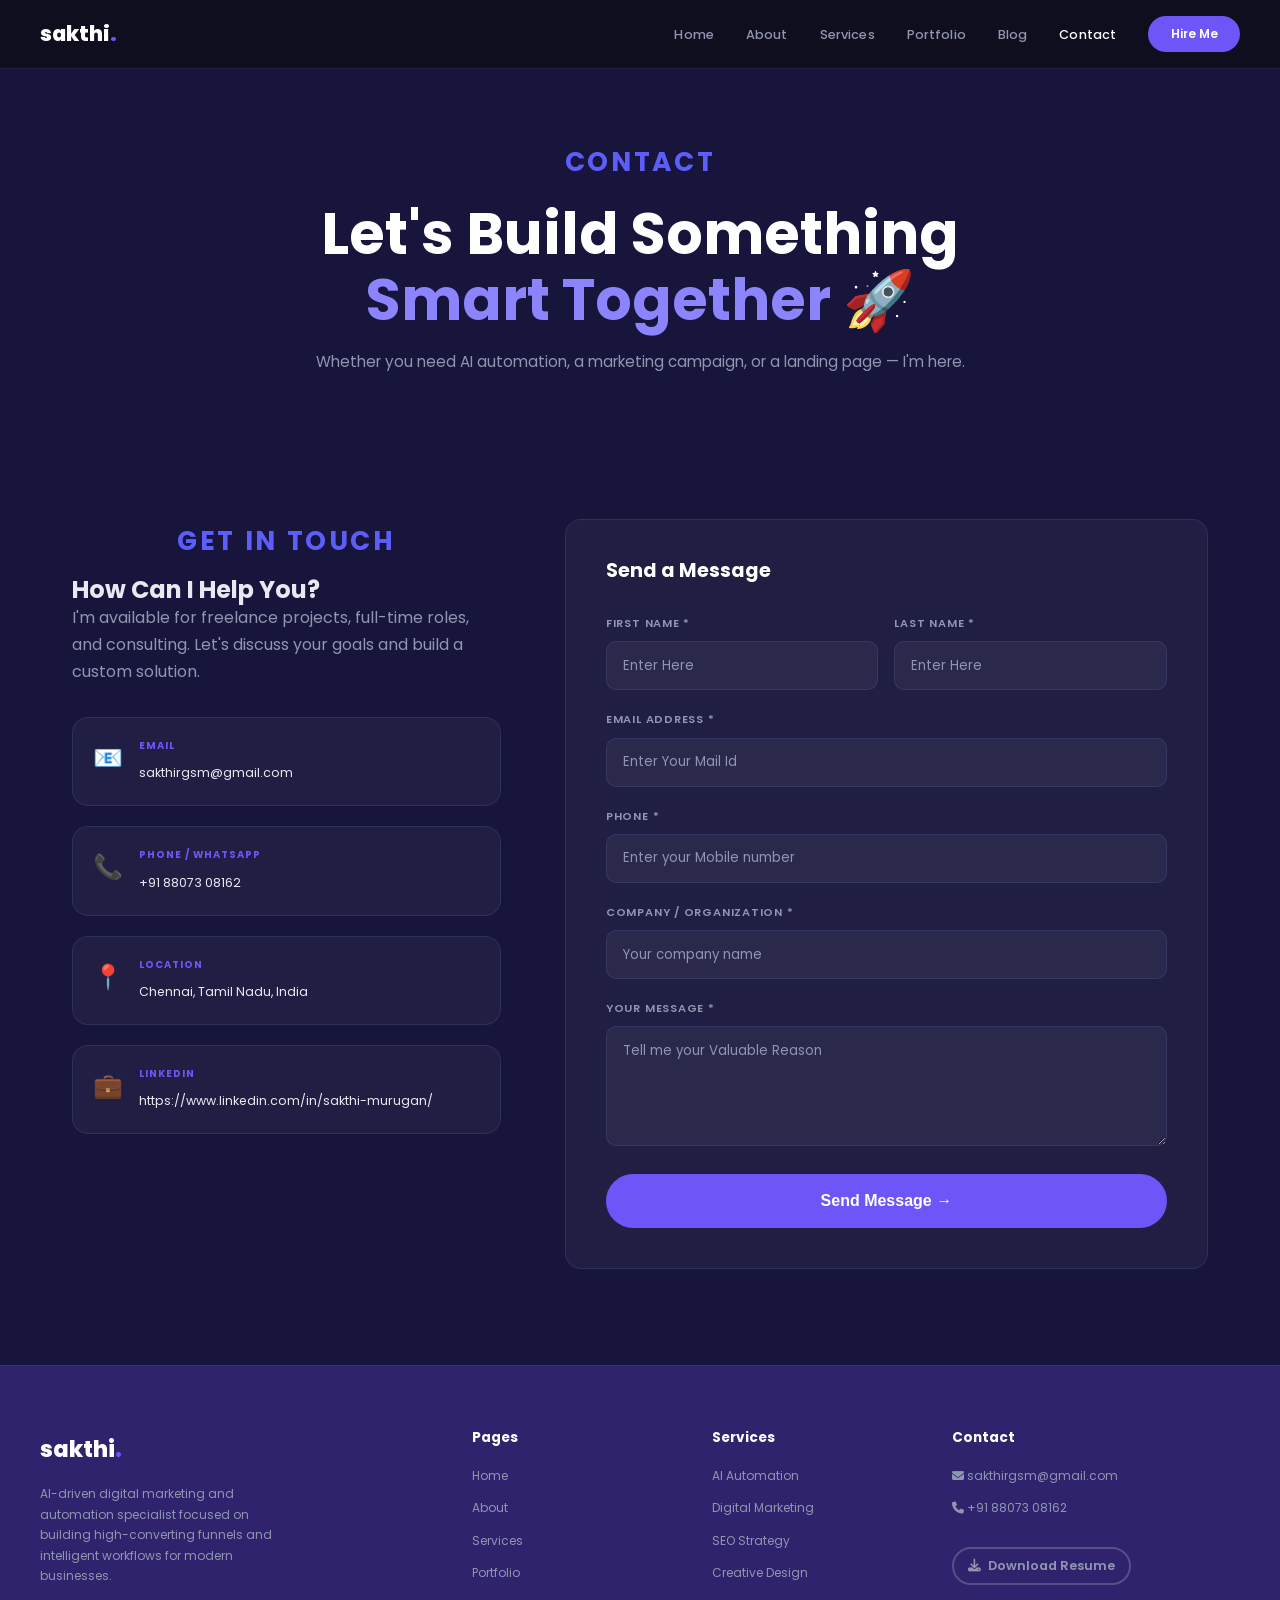
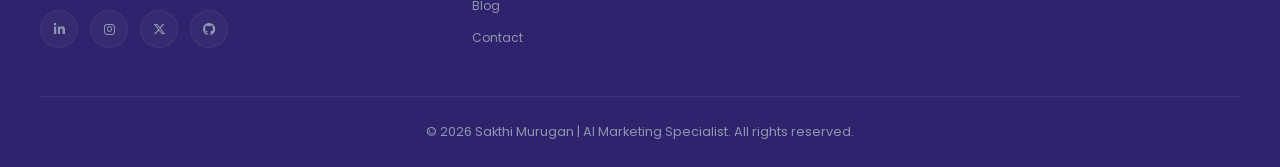
<file: contact.html>
<!DOCTYPE html>
<html lang="en">
<head>
<meta charset="UTF-8">
<meta name="viewport" content="width=device-width, initial-scale=1.0">
<title>Contact | Sakthi Murugan</title>
<link href="https://fonts.googleapis.com/css2?family=Poppins:wght@300;400;500;600;700;800&display=swap" rel="stylesheet">
<link rel="stylesheet" href="style.css">
<!-- Social Icons Library -->
<link rel="stylesheet" href="https://cdnjs.cloudflare.com/ajax/libs/font-awesome/6.5.1/css/all.min.css">
</head>
<body>

<nav class="navbar" id="navbar">
  <div class="nav-inner">
    <a href="/index" class="logo">sakthi<span>.</span></a>
    <ul class="nav-links">
      <li><a href="/index">Home</a></li><li><a href="about.html">About</a></li>
      <li><a href="/services">Services</a></li><li><a href="portfolio.html">Portfolio</a></li>
      <li><a href="blog.html">Blog</a></li>
      <li><a href="/contact" class="active">Contact</a></li>
    </ul>
    <a href="/contact" class="btn-hire">Hire Me</a>
    <button class="hamburger" id="hamburger"><span></span><span></span><span></span></button>
  </div>
  <div class="mobile-menu" id="mobileMenu">
    <a href="/index">Home</a><a href="about.html">About</a><a href="services.html">Services</a><a href="portfolio.html">Portfolio</a><a href="blog.html">Blog</a><a href="contact.html">Contact</a>
    <a href="/contact" class="btn-hire">Hire Me</a>
  </div>
</nav>

<section class="page-hero">
  <div class="section-label">CONTACT</div>
  <h1>Let's Build Something<br><em>Smart Together 🚀</em></h1>
  <p>Whether you need AI automation, a marketing campaign, or a landing page — I'm here.</p>
</section>

<section class="contact-full">
  <div class="contact-grid">

    <!-- INFO -->
    <div>
      <div class="section-label">GET IN TOUCH</div>
      <h2>How Can I Help You?</h2>
      <p style="color:var(--text-dim);margin-bottom:2rem">I'm available for freelance projects, full-time roles, and consulting. Let's discuss your goals and build a custom solution.</p>
      
      <div class="contact-methods">
        <div class="contact-method reveal">
          <div class="cm-icon">📧</div>
          <div class="cm-info">
            <label>Email</label>
            <a href="mailto:sakthirgsm@gmail.com">sakthirgsm@gmail.com</a>
          </div>
        </div>
        <div class="contact-method reveal">
          <div class="cm-icon">📞</div>
          <div class="cm-info">
            <label>Phone / WhatsApp</label>
            <a href="tel:+918807308162">+91 88073 08162</a>
          </div>
        </div>
        <div class="contact-method reveal">
          <div class="cm-icon">📍</div>
          <div class="cm-info">
            <label>Location</label>
            <a href="#">Chennai, Tamil Nadu, India</a>
          </div>
        </div>
        <div class="contact-method reveal">
          <div class="cm-icon">💼</div>
          <div class="cm-info">
            <label>LinkedIn</label>
            <a href="https://www.linkedin.com/in/sakthi-murugan-g-809659201/" target="_blank">https://www.linkedin.com/in/sakthi-murugan/</a>
          </div>
        </div>
      </div>
    </div>

    <!-- FORM -->
    <div class="contact-form reveal">
      <h3>Send a Message</h3>
      <form action="https://formspree.io/f/xreanrya" method="POST">
        <div class="form-row">
          <div class="form-group">
            <label>First Name *</label>
            <input type="text" name="first_name" placeholder="Enter Here" required>
          </div>
          
          <div class="form-group">
            <label>Last Name *</label>
            <input type="text" name="last_name" placeholder="Enter Here" required>
          </div>
        
        </div>
        <div class="form-group">
          <label>Email Address *</label>
          <input type="email" name="email" placeholder="Enter Your Mail Id" required>
        </div>
        
        <div class="form-group">
          <label>Phone *</label>
          <input type="tel" name="phone" pattern="[0-9]{10}" placeholder="Enter your Mobile number" required>
        </div>

        <div class="form-group">
          <label>Company / Organization *</label>
          <input type="text" name="company" placeholder="Your company name" required>
        </div>

        <div class="form-group">
          <label>Your Message *</label>
          <textarea name="message" placeholder="Tell me your Valuable Reason" required></textarea>
        </div>
        
        <button type="submit" class="btn-primary form-submit">
          Send Message →
        </button>

        <div class="form-success" id="formSuccess" style="display:none;">
          🎉 Message sent! I'll get back to you soon.
        </div>
      </form>
    </div>
  </div>
</section>

<!-- FOOTER -->
<footer class="footer">
  <div class="footer-inner">
    <div class="footer-brand">
      <a href="index.html" class="logo">sakthi<span>.</span></a>
      <p>AI-driven digital marketing and automation specialist focused on building high-converting funnels and intelligent workflows for modern businesses.</p>
      <div class="social-row">
        <a href="https://www.linkedin.com/in/sakthi-murugan-g-809659201/" target="_blank" aria-label="LinkedIn">
          <i class="fab fa-linkedin-in"></i>
        </a>
        <a href="https://www.instagram.com/growth_journal_by_sakthi/" target="_blank" aria-label="Instagram">
          <i class="fab fa-instagram"></i>
        </a>
        <a href="https://twitter.com/sakthirgs" target="_blank" aria-label="Twitter">
          <i class="fab fa-x-twitter"></i>
        </a>
        <a href="https://github.com/sakthirgsm-growect" target="_blank" aria-label="GitHub">
          <i class="fab fa-github"></i>
        </a>
      </div>
    </div>
    <div class="footer-links">
      <h4>Pages</h4>
      <a href="index.html">Home</a>
      <a href="about.html">About</a>
      <a href="services.html">Services</a>
      <a href="portfolio.html">Portfolio</a>
      <a href="blog.html">Blog</a>
      <a href="contact.html">Contact</a>
    </div>
    <div class="footer-links">
      <h4>Services</h4>
      <a href="services.html">AI Automation</a>
      <a href="services.html">Digital Marketing</a>
      <a href="services.html">SEO Strategy</a>
      <a href="services.html">Creative Design</a>
    </div>
    <div class="footer-contact">
      <h4>Contact</h4>
      <a href="mailto:sakthirgsm@gmail.com">
        <i class="fa-solid fa-envelope"></i>
        sakthirgsm@gmail.com
      </a>
      <a href="tel:+918807308162">
        <i class="fa-solid fa-phone"></i>
        +91 88073 08162
      </a>
      
      <a href="assets/sakthi_murugan_resume_2026.pdf"
      class="btn-outline sm"
      download
      style="margin-top:1rem">
      
      <i class="fa-solid fa-download"></i>
      Download Resume
    </a>
  </div>
  </div>
  <div class="footer-bottom">
    <p>© 2026 Sakthi Murugan | AI Marketing Specialist. All rights reserved.</p>
  </div>
</footer>

<style>
  .faq-item { background:var(--card-bg);border:1px solid var(--card-border);border-radius:12px;overflow:hidden; }
  .faq-item summary { padding:1.25rem 1.5rem;cursor:pointer;font-weight:600;color:var(--white);list-style:none;display:flex;justify-content:space-between;align-items:center; }
  .faq-item summary::-webkit-details-marker { display:none; }
  .faq-item summary::after { content:'↓';color:var(--accent);transition:transform 0.3s; }
  .faq-item[open] summary::after { transform:rotate(180deg); }
  .faq-item p { padding:0 1.5rem 1.25rem;color:var(--text-dim);font-size:0.9rem;margin:0; }
  .faq-item[open] { border-color:var(--accent); }
</style>

<script src="script.js"></script>
<script>
function handleSubmit() {
  const fname = document.getElementById('fname').value;
  const email = document.getElementById('email').value;
  const message = document.getElementById('message').value;
  if (!fname || !email || !message) {
    alert('Please fill in Name, Email, and Message fields.');
    return;
  }
  const btn = document.querySelector('.form-submit');
  btn.textContent = 'Sending...';
  btn.disabled = true;
  setTimeout(() => {
    btn.textContent = 'Send Message →';
    btn.disabled = false;
    document.getElementById('formSuccess').style.display = 'block';
    document.getElementById('fname').value = '';
    document.getElementById('lname').value = '';
    document.getElementById('email').value = '';
    document.getElementById('phone').value = '';
    document.getElementById('message').value = '';
  }, 1500);
}
</script>
</body>
</html>
</file>
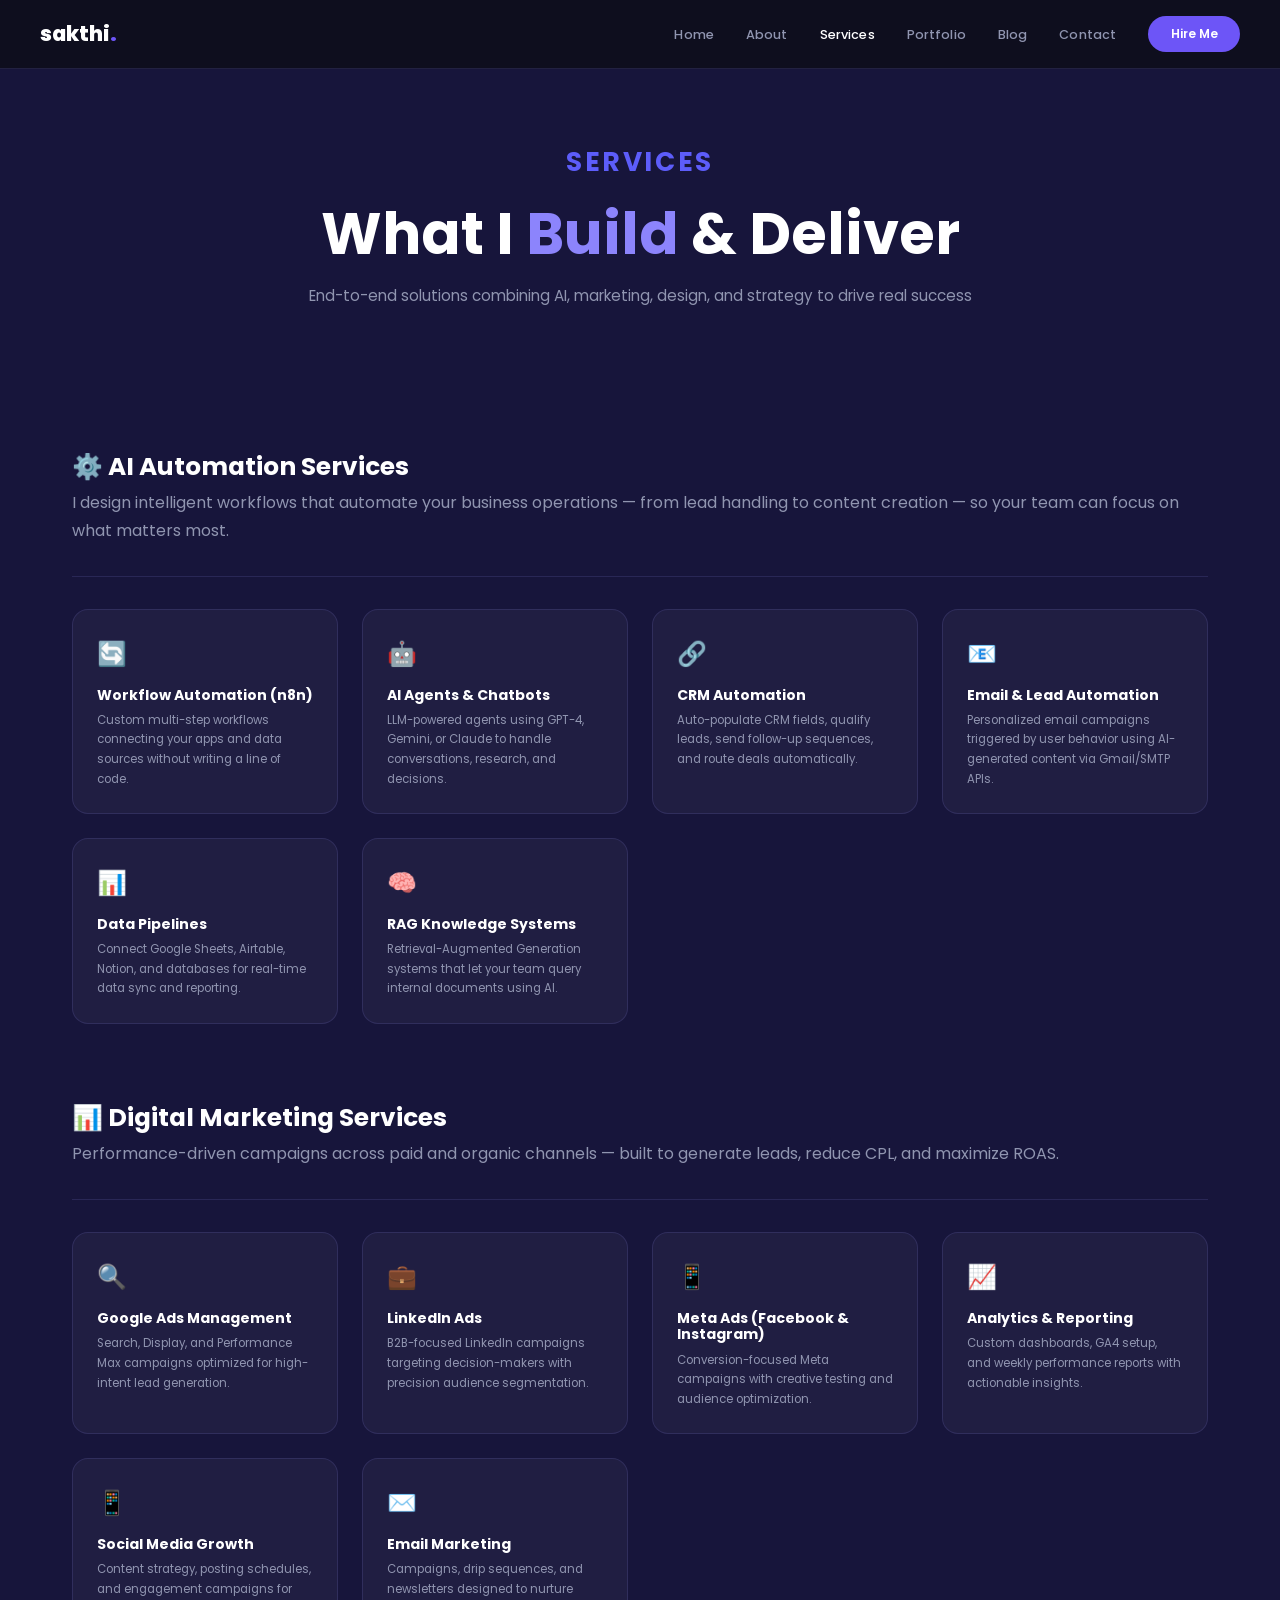
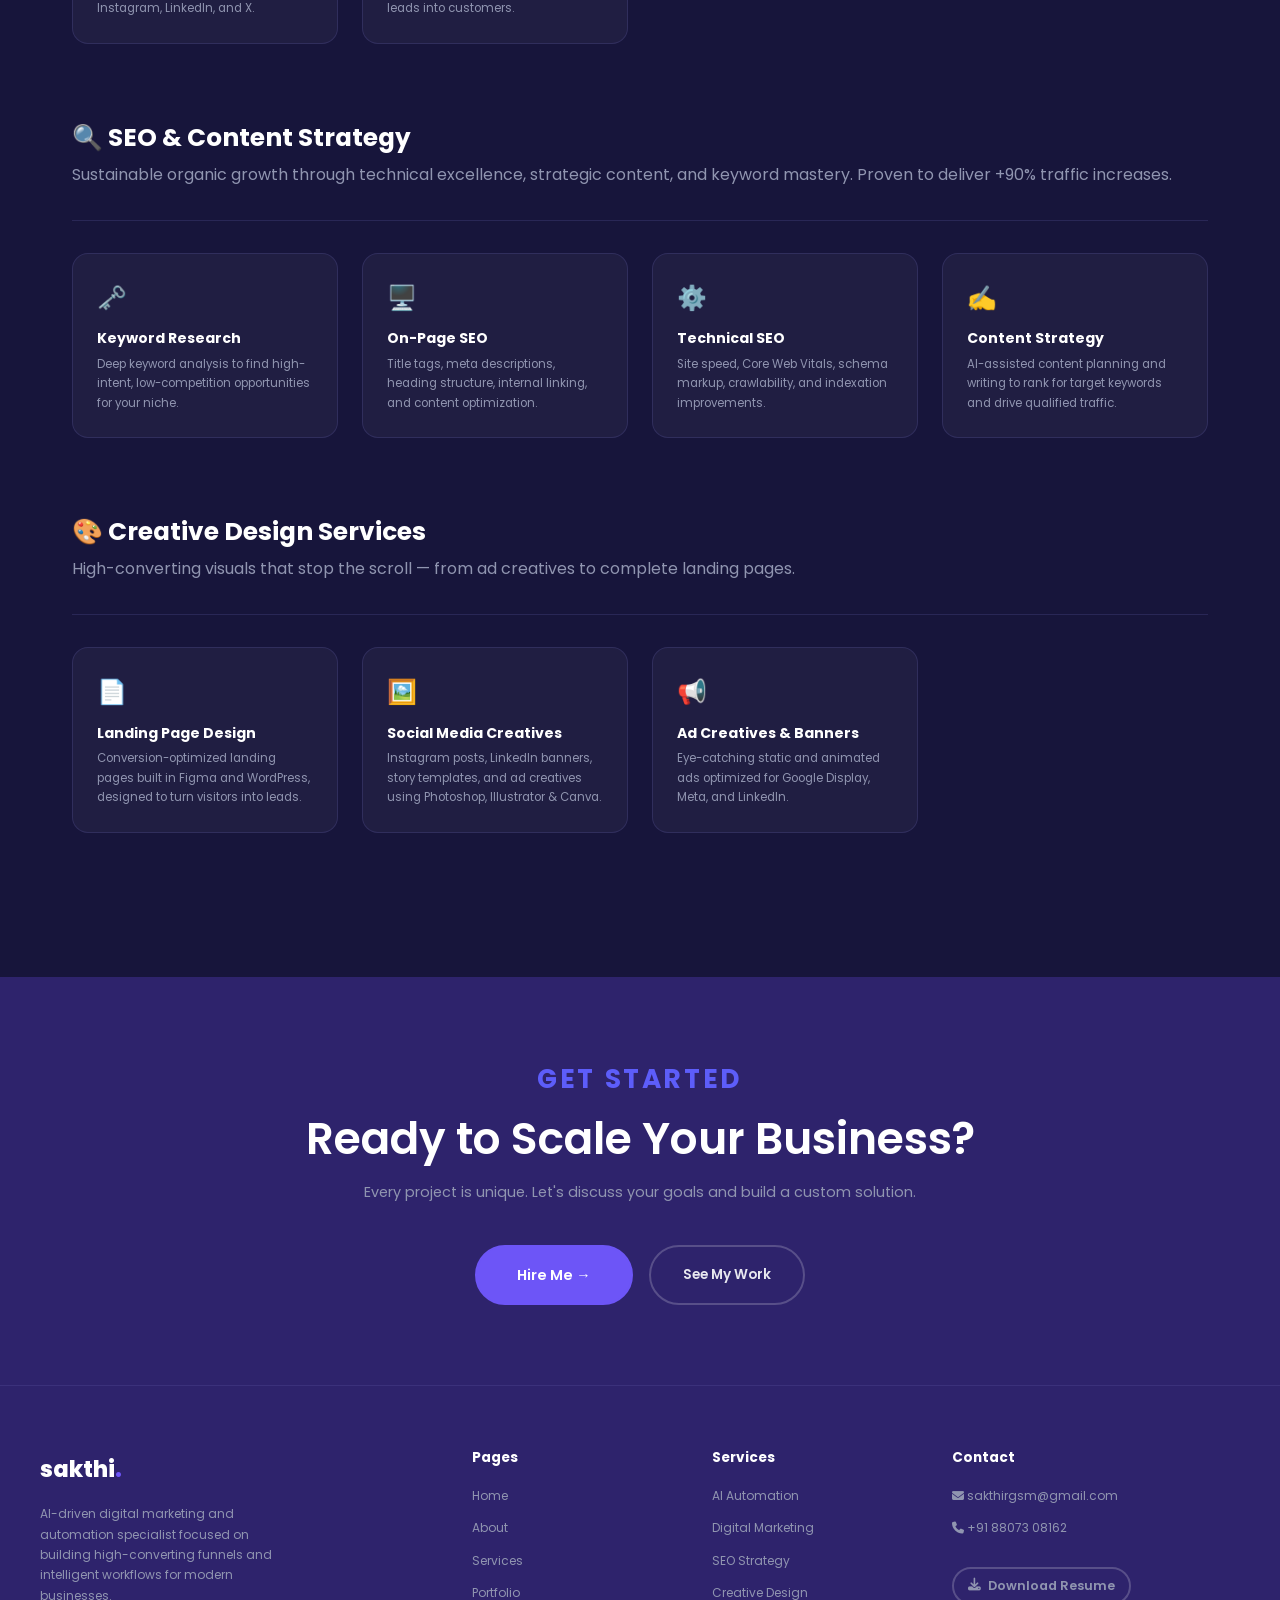
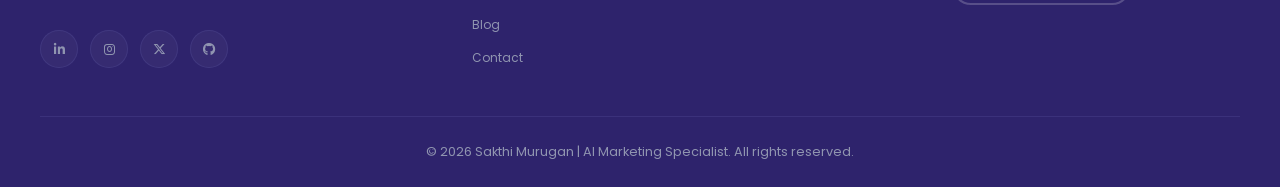
<file: services.html>
<!DOCTYPE html>
<html lang="en">
<head>
<meta charset="UTF-8">
<meta name="viewport" content="width=device-width, initial-scale=1.0">
<title>Services | Sakthi Murugan</title>
<link href="https://fonts.googleapis.com/css2?family=Poppins:wght@300;400;500;600;700;800&display=swap" rel="stylesheet">
<link rel="stylesheet" href="style.css">
<!-- Social Icons Library -->
<link rel="stylesheet" href="https://cdnjs.cloudflare.com/ajax/libs/font-awesome/6.5.1/css/all.min.css">
</head>
<body>

<nav class="navbar" id="navbar">
  <div class="nav-inner">
    <a href="index.html" class="logo">sakthi<span>.</span></a>
    <ul class="nav-links">
      <li><a href="index.html">Home</a></li><li><a href="about.html">About</a></li>
      <li><a href="services.html" class="active">Services</a></li>
      <li><a href="portfolio.html">Portfolio</a></li>
      <li><a href="blog.html">Blog</a></li>
      <li><a href="contact.html">Contact</a></li>
    </ul>
    <a href="contact.html" class="btn-hire">Hire Me</a>
    <button class="hamburger" id="hamburger"><span></span><span></span><span></span></button>
  </div>
  <div class="mobile-menu" id="mobileMenu">
    <a href="index.html">Home</a><a href="about.html">About</a><a href="services.html">Services</a><a href="portfolio.html">Portfolio</a><a href="blog.html">Blog</a><a href="contact.html">Contact</a>
    <a href="contact.html" class="btn-hire">Hire Me</a>
  </div>
</nav>

<section class="page-hero">
  <div class="section-label">SERVICES</div>
  <h1>What I <em>Build</em> &amp; Deliver</h1>
  <p>End-to-end solutions combining AI, marketing, design, and strategy to drive real success</p>
</section>

<section class="services-full">

  <div class="service-category" id="automation">
    <h2>⚙️ AI Automation Services</h2>
    <p class="intro">I design intelligent workflows that automate your business operations — from lead handling to content creation — so your team can focus on what matters most.</p>
    <div class="service-items">
      <div class="service-item reveal">
        <div class="s-icon">🔄</div>
        <h4>Workflow Automation (n8n)</h4>
        <p>Custom multi-step workflows connecting your apps and data sources without writing a line of code.</p>
      </div>
      <div class="service-item reveal">
        <div class="s-icon">🤖</div>
        <h4>AI Agents &amp; Chatbots</h4>
        <p>LLM-powered agents using GPT-4, Gemini, or Claude to handle conversations, research, and decisions.</p>
      </div>
      <div class="service-item reveal">
        <div class="s-icon">🔗</div>
        <h4>CRM Automation</h4>
        <p>Auto-populate CRM fields, qualify leads, send follow-up sequences, and route deals automatically.</p>
      </div>
      <div class="service-item reveal">
        <div class="s-icon">📧</div>
        <h4>Email &amp; Lead Automation</h4>
        <p>Personalized email campaigns triggered by user behavior using AI-generated content via Gmail/SMTP APIs.</p>
      </div>
      <div class="service-item reveal">
        <div class="s-icon">📊</div>
        <h4>Data Pipelines</h4>
        <p>Connect Google Sheets, Airtable, Notion, and databases for real-time data sync and reporting.</p>
      </div>
      <div class="service-item reveal">
        <div class="s-icon">🧠</div>
        <h4>RAG Knowledge Systems</h4>
        <p>Retrieval-Augmented Generation systems that let your team query internal documents using AI.</p>
      </div>
    </div>
  </div>

  <div class="service-category" id="marketing">
    <h2>📊 Digital Marketing Services</h2>
    <p class="intro">Performance-driven campaigns across paid and organic channels — built to generate leads, reduce CPL, and maximize ROAS.</p>
    <div class="service-items">
      <div class="service-item reveal">
        <div class="s-icon">🔍</div>
        <h4>Google Ads Management</h4>
        <p>Search, Display, and Performance Max campaigns optimized for high-intent lead generation.</p>
      </div>
      <div class="service-item reveal">
        <div class="s-icon">💼</div>
        <h4>LinkedIn Ads</h4>
        <p>B2B-focused LinkedIn campaigns targeting decision-makers with precision audience segmentation.</p>
      </div>
      <div class="service-item reveal">
        <div class="s-icon">📱</div>
        <h4>Meta Ads (Facebook &amp; Instagram)</h4>
        <p>Conversion-focused Meta campaigns with creative testing and audience optimization.</p>
      </div>
      <div class="service-item reveal">
        <div class="s-icon">📈</div>
        <h4>Analytics &amp; Reporting</h4>
        <p>Custom dashboards, GA4 setup, and weekly performance reports with actionable insights.</p>
      </div>
      <div class="service-item reveal">
        <div class="s-icon">📱</div>
        <h4>Social Media Growth</h4>
        <p>Content strategy, posting schedules, and engagement campaigns for Instagram, LinkedIn, and X.</p>
      </div>
      <div class="service-item reveal">
        <div class="s-icon">✉️</div>
        <h4>Email Marketing</h4>
        <p>Campaigns, drip sequences, and newsletters designed to nurture leads into customers.</p>
      </div>
    </div>
  </div>

  <div class="service-category" id="seo">
    <h2>🔍 SEO &amp; Content Strategy</h2>
    <p class="intro">Sustainable organic growth through technical excellence, strategic content, and keyword mastery. Proven to deliver +90% traffic increases.</p>
    <div class="service-items">
      <div class="service-item reveal">
        <div class="s-icon">🗝️</div>
        <h4>Keyword Research</h4>
        <p>Deep keyword analysis to find high-intent, low-competition opportunities for your niche.</p>
      </div>
      <div class="service-item reveal">
        <div class="s-icon">🖥️</div>
        <h4>On-Page SEO</h4>
        <p>Title tags, meta descriptions, heading structure, internal linking, and content optimization.</p>
      </div>
      <div class="service-item reveal">
        <div class="s-icon">⚙️</div>
        <h4>Technical SEO</h4>
        <p>Site speed, Core Web Vitals, schema markup, crawlability, and indexation improvements.</p>
      </div>
      <div class="service-item reveal">
        <div class="s-icon">✍️</div>
        <h4>Content Strategy</h4>
        <p>AI-assisted content planning and writing to rank for target keywords and drive qualified traffic.</p>
      </div>
    </div>
  </div>

  <div class="service-category" id="design">
    <h2>🎨 Creative Design Services</h2>
    <p class="intro">High-converting visuals that stop the scroll — from ad creatives to complete landing pages.</p>
    <div class="service-items">
      <div class="service-item reveal">
        <div class="s-icon">📄</div>
        <h4>Landing Page Design</h4>
        <p>Conversion-optimized landing pages built in Figma and WordPress, designed to turn visitors into leads.</p>
      </div>
      <div class="service-item reveal">
        <div class="s-icon">🖼️</div>
        <h4>Social Media Creatives</h4>
        <p>Instagram posts, LinkedIn banners, story templates, and ad creatives using Photoshop, Illustrator &amp; Canva.</p>
      </div>
      <div class="service-item reveal">
        <div class="s-icon">📢</div>
        <h4>Ad Creatives &amp; Banners</h4>
        <p>Eye-catching static and animated ads optimized for Google Display, Meta, and LinkedIn.</p>
      </div>
      <div class="service-item reveal">
        <div class="s-icon">📋</div>
        <h4>Brand Assets</h4>
        <p>Logos, brand guidelines, business cards, brochures, and complete brand identity packages.</p>
      </div>
    </div>
  </div>

</section>

<!-- PRICING CTA -->
<section style="padding:5rem 2rem;background:var(--bg2);text-align:center">
  <div class="section-label">GET STARTED</div>
  <h2 class="section-title">Ready to Scale Your Business?</h2>
  <p class="section-sub" style="margin:0 auto 2.5rem">Every project is unique. Let's discuss your goals and build a custom solution.</p>
  <div style="display:flex;gap:1rem;justify-content:center;flex-wrap:wrap">
    <a href="contact.html" class="btn-primary lg">Hire Me →</a>
    <a href="portfolio.html" class="btn-outline">See My Work</a>
  </div>
</section>

<!-- FOOTER -->
<footer class="footer">
  <div class="footer-inner">
    <div class="footer-brand">
      <a href="index.html" class="logo">sakthi<span>.</span></a>
      <p>AI-driven digital marketing and automation specialist focused on building high-converting funnels and intelligent workflows for modern businesses.</p>
      <div class="social-row">
        <a href="https://www.linkedin.com/in/sakthi-murugan-g-809659201/" target="_blank" aria-label="LinkedIn">
          <i class="fab fa-linkedin-in"></i>
        </a>
        <a href="https://www.instagram.com/growth_journal_by_sakthi/" target="_blank" aria-label="Instagram">
          <i class="fab fa-instagram"></i>
        </a>
        <a href="https://twitter.com/sakthirgs" target="_blank" aria-label="Twitter">
          <i class="fab fa-x-twitter"></i>
        </a>
        <a href="https://github.com/sakthirgsm-growect" target="_blank" aria-label="GitHub">
          <i class="fab fa-github"></i>
        </a>
      </div>
    </div>
    <div class="footer-links">
      <h4>Pages</h4>
      <a href="index.html">Home</a>
      <a href="about.html">About</a>
      <a href="services.html">Services</a>
      <a href="portfolio.html">Portfolio</a>
      <a href="blog.html">Blog</a>
      <a href="contact.html">Contact</a>
    </div>
    <div class="footer-links">
      <h4>Services</h4>
      <a href="services.html">AI Automation</a>
      <a href="services.html">Digital Marketing</a>
      <a href="services.html">SEO Strategy</a>
      <a href="services.html">Creative Design</a>
    </div>
    <div class="footer-contact">
      <h4>Contact</h4>
      <a href="mailto:sakthirgsm@gmail.com">
        <i class="fa-solid fa-envelope"></i>
        sakthirgsm@gmail.com
      </a>
      <a href="tel:+918807308162">
        <i class="fa-solid fa-phone"></i>
        +91 88073 08162
      </a>
      
      <a href="assets/sakthi_murugan_resume_2026.pdf"
      class="btn-outline sm"
      download
      style="margin-top:1rem">
      
      <i class="fa-solid fa-download"></i>
      Download Resume
    </a>
  </div>
  </div>
  <div class="footer-bottom">
    <p>© 2026 Sakthi Murugan | AI Marketing Specialist. All rights reserved.</p>
  </div>
</footer>

<script src="script.js"></script>
</body>
</html>
</file>
<file: style.css>
/* ============================================
   SAKTHI PORTFOLIO — GLOBAL STYLES
   Dark Purple Theme matching Figma design
   ============================================ */

:root {
  --bg: #17153B;
  --bg2: #2E236C;
  --bg3: #4b42b6;
  --purple: #acb6d6;
  --purple-light: #8b97c9;
  --purple-glow: rgba(95, 94, 167, 0.35);
  --accent: #6d55f7;
  --accent-bright: #8c84fc;
  --text: #e8e8f0;
  --text-dim: #9095b0;
  --white: #ffffff;
  --card-bg: rgba(255,255,255,0.04);
  --card-border: rgba(96, 94, 167, 0.25);
  --radius: 16px;
  --transition: 0.35s cubic-bezier(.4,0,.2,1);
}

*, *::before, *::after { box-sizing: border-box; margin: 0; padding: 0; }

html { scroll-behavior: smooth; }

/* Project Image Container */
.project-img {
  width: 100%;
  height: 220px;
  overflow: hidden;
  border-radius: 16px;
  margin-bottom: 20px;
  background: #202352; /* keeps dark theme consistent */
}

/* Image Styling */
.project-img img {
  width: 100%;
  height: 100%;
  object-fit: cover;
  display: block;
  transition: transform 0.5s ease, filter 0.5s ease;
}

/* Hover Effect */
.project-card:hover .project-img img {
  transform: scale(1.05);
  filter: brightness(1.05);
}

body {
  font-family: 'Poppins', sans-serif;
  background: var(--bg);
  color: var(--text);
  overflow-x: hidden;
  line-height: 1.7;
}

h1,h2,h3,h4 { font-family: 'Poppins', sans-serif; line-height: 1.15; }

a { text-decoration: none; color: inherit; }

img { max-width: 100%; display: block; }

em { color: var(--accent-bright); font-style: normal; }

/* ---- SCROLLBAR ---- */
::-webkit-scrollbar { width: 6px; }
::-webkit-scrollbar-track { background: var(--bg); }
::-webkit-scrollbar-thumb { background: var(--purple); border-radius: 10px; }

/* ============ NAVBAR ============ */
.navbar {
  position: fixed; top: 0; left: 0; right: 0; z-index: 1000;
  padding: 0 2rem;
  background: rgba(6, 0, 36, 0.85);
  backdrop-filter: blur(16px);
  border-bottom: 1px solid var(--card-border);
  transition: var(--transition);
}
.nav-inner {
  max-width: 1200px; margin: 0 auto;
  display: flex; align-items: center;
  height: 68px; gap: 2rem;
}
.logo {
  font-family: 'Poppins', sans-serif; font-size: 1.3rem; font-weight: 800;
  color: var(--white);
}
.logo span { color: var(--accent); }

.nav-links {
  display: flex; list-style: none; gap: 2rem; margin-left: auto;
}
.nav-links a {
  font-size: 0.8rem; font-weight: 500; color: var(--text-dim);
  transition: color 0.2s; letter-spacing: 0.01em;
}
.nav-links a:hover, .nav-links a.active { color: var(--white); }

.btn-hire {
  background: var(--accent); color: #fff; border-radius: 100px;
  padding: 0.5rem 1.4rem; font-size: 0.75rem; font-weight: 600;
  transition: var(--transition);
}
.btn-hire:hover { background: var(--accent-bright); box-shadow: 0 0 20px var(--purple-glow); }

.hamburger { display: none; flex-direction: column; gap: 5px; background: none; border: none; cursor: pointer; }
.hamburger span { display: block; width: 24px; height: 2px; background: var(--text); border-radius: 2px; }

.mobile-menu {
  display: none; flex-direction: column; gap: 1rem; padding: 1.5rem 2rem;
  border-top: 1px solid var(--card-border);
}
.mobile-menu a { color: var(--text-dim); font-size: 1rem; }
.mobile-menu .btn-hire { text-align: center; }

/* ============ BUTTONS ============ */
.btn-primary {
  display: inline-flex; align-items: center; gap: 0.4rem;
  background: var(--accent); color: #fff; border-radius: 100px;
  padding: 0.75rem 2rem; font-weight: 600; font-size: 0.85rem;
  transition: var(--transition); border: 2px solid var(--accent);
}
.btn-primary:hover { background: var(--accent-bright); box-shadow: 0 0 30px var(--purple-glow); }
.btn-primary.lg { padding: 1rem 2.5rem; font-size: 0.9rem; }

.btn-outline {
  display: inline-flex; align-items: center; gap: 0.4rem;
  background: transparent; color: var(--text); border-radius: 100px;
  padding: 0.75rem 2rem; font-weight: 600; font-size: 0.85rem;
  border: 2px solid rgba(255,255,255,0.2); transition: var(--transition);
}
.btn-outline:hover { border-color: var(--accent); color: var(--accent-bright); }
.btn-outline.sm{
  padding: 0.4rem 0.9rem;
  font-size: 0.8rem;
  width: fit-content;
}

/* ============ BADGE ============ */
.badge {
  display: inline-flex; align-items: center; gap: 0.5rem;
  font-size: 0.7rem; font-weight: 500; color: var(--accent-bright);
  background: rgba(96, 71, 255, 0.12); border: 1px solid rgba(90, 85, 247, 0.3);
  border-radius: 100px; padding: 0.35rem 1rem;
  letter-spacing: 0.04em;
}
.pulse-dot::before {
  content: ''; display: inline-block; width: 8px; height: 8px;
  border-radius: 50%; background: #22c55e;
  animation: pulse-green 1.8s ease-in-out infinite;
}
@keyframes pulse-green {
  0%,100% { box-shadow: 0 0 0 0 rgba(34,197,94,0.6); }
  50% { box-shadow: 0 0 0 6px rgba(34,197,94,0); }
}
/* ===========  Testimonial ========= */
.testimonial-header {
  text-align: center;
  max-width: 700px;
  margin: 0 auto;
  margin-bottom: 3rem;
}

.testimonial-header p {
  margin-top: 15px;
  line-height: 1.6;
  opacity: 0.8;
}

/* Center header */
.testimonials {
  text-align: center;
  padding: 100px 20px;
  overflow: hidden;
}

.testimonial-header {
  max-width: 700px;
  margin: 15px auto 50px;
  opacity: 0.8;
}

/* Slider */
.testimonial-wrapper {
  overflow: hidden;
}

.testi-slider {
  display: flex;
  gap: 30px;
  transition: transform 0.6s ease;
}

.testi-card {
  min-width: 350px;
  background: #111827;
  padding: 30px;
  border-radius: 20px;
  text-align: left;
  position: relative;
}

/* Dots */
.slider-dots {
  margin-top: 40px;
}

.dot {
  height: 10px;
  width: 10px;
  margin: 0 6px;
  background-color: #555;
  border-radius: 50%;
  display: inline-block;
  cursor: pointer;
  transition: background 0.3s ease;
}

.dot.active {
  background-color: #8b5cf6;
}

/* ============ SECTIONS ============ */
.section-label {
  font-size: 1.65rem; font-weight: 700; letter-spacing: 0.10em;
  color: rgb(93, 93, 250); text-transform: uppercase; text-align: center; margin-bottom: 0.75rem;
}
.section-title {
  font-size: clamp(1.75rem, 3.5vw, 2.75rem); font-weight: 600;
  color: var(--white); margin-bottom: 1rem; text-align: center;
}
.section-sub {
  color: var(--text-dim); max-width: 600px; margin-bottom: 3rem; font-size: 0.9rem; text-align: center;
}
.center-cta { text-align: center; margin-top: 3rem; }

/* ============ HERO ============ */
.hero {
  min-height: 100vh; padding-top: 80px;
  display: flex; flex-direction: column;
  position: relative; overflow: hidden;
}
.hero-bg-orb {
  position: absolute; border-radius: 50%; filter: blur(80px);
  pointer-events: none; z-index: 0;
}
.orb1 {
  width: 500px; height: 500px;
  background: radial-gradient(circle, rgba(123,94,167,0.4) 0%, transparent 70%);
  top: -100px; right: -100px;
  animation: float1 8s ease-in-out infinite;
}
.orb2 {
  width: 350px; height: 350px;
  background: radial-gradient(circle, rgba(168,85,247,0.25) 0%, transparent 70%);
  bottom: 100px; left: -80px;
  animation: float2 10s ease-in-out infinite;
}
@keyframes float1 { 0%,100% { transform: translateY(0) scale(1); } 50% { transform: translateY(-30px) scale(1.05); } }
@keyframes float2 { 0%,100% { transform: translateY(0); } 50% { transform: translateY(20px); } }

.hero-content {
  flex: 1; max-width: 1200px; margin: 0 auto; width: 100%;
  padding: 5rem 2rem 3rem;
  display: flex; align-items: center; gap: 4rem;
  position: relative; z-index: 1;
}
.hero-text { flex: 1; }
.hero-text h1 {
  font-size: clamp(1.9rem, 4.5vw, 3.4rem); font-weight: 600;
  color: var(--white); margin: 1.2rem 0 1.5rem;
  line-height: 1.1;
}
.hero-sub { color: var(--text-dim); font-size: 0.95rem; max-width: 500px; margin-bottom: 2rem; }
.hero-ctas { display: flex; gap: 1rem; flex-wrap: wrap; }

.hero-photo { flex-shrink: 0; position: relative; }
.photo-ring {
  width: 350px; height: 350px; border-radius: 50%;
  background: linear-gradient(135deg, var(--purple) 0%, var(--bg3) 100%);
  padding: 8px; overflow: hidden;
  box-shadow: 0 0 60px var(--purple-glow);
}
.photo-placeholder {
  width: 100%; height: 100%; border-radius: 50%;
  background: var(--bg3);
  display: flex; flex-direction: column; align-items: center; justify-content: center;
  gap: 0.5rem; color: var(--text-dim); font-size: 2.5rem;
}
.photo-placeholder small { font-size: 0.65rem; font-family: 'Poppins',sans-serif; }

.floating-tag {
  position: absolute; background: var(--bg3); border: 1px solid var(--card-border);
  color: var(--accent-bright); font-size: 0.68rem; font-weight: 600;
  padding: 0.35rem 0.9rem; border-radius: 100px;
  backdrop-filter: blur(8px); animation: floatTag 4s ease-in-out infinite;
}
.t1 { top: 10%; left: -30px; animation-delay: 0s; }
.t2 { bottom: 20%; right: -20px; animation-delay: 1.5s; }
.t3 { top: 55%; left: -40px; animation-delay: 3s; }
@keyframes floatTag { 0%,100%{transform:translateY(0);} 50%{transform:translateY(-8px);} }

/* ============ TICKER ============ */
.ticker-wrap {
  overflow: hidden; border-top: 1px solid var(--card-border);
  border-bottom: 1px solid var(--card-border);
  padding: 0.8rem 0; background: rgba(123,94,167,0.05);
  position: relative; z-index: 1;
}
.ticker {
  display: flex; white-space: nowrap;
  animation: ticker 30s linear infinite;
  gap: 0;
}
.ticker span {
  padding: 0 2.5rem; font-size: 0.92rem; font-weight: 400;
  color: var(--text-dim); letter-spacing: 0.05em;
}
.ticker span:hover { color: var(--accent-bright); }
@keyframes ticker { 0%{transform:translateX(0);} 100%{transform:translateX(-50%);} }

/* ============ STATS ============ */
.stats-section {
  padding: 4rem 2rem;
  background: linear-gradient(180deg, var(--bg) 0%, var(--bg2) 100%);
}
.stats-grid {
  max-width: 1200px; margin: 0 auto;
  display: flex; flex-wrap: wrap; gap: 1.5rem; justify-content: center;
}
.stat-card {
  background: var(--card-bg); border: 1px solid var(--card-border);
  border-radius: var(--radius); padding: 2rem 2.5rem;
  text-align: center; flex: 1; min-width: 160px; max-width: 220px;
  transition: var(--transition);
}
.stat-card:hover {
  border-color: var(--accent); transform: translateY(-4px);
  box-shadow: 0 0 30px var(--purple-glow);
}
.stat-card h2 {
  font-size: 2.5rem; font-weight: 600; color: var(--white);
}
.stat-card h2 span { color: var(--accent); }
.stat-card p { color: var(--text-dim); font-size: 0.72rem; margin-top: 0.3rem; }

/* ============ ABOUT SNIPPET ============ */
.about-snippet {
  padding: 6rem 2rem;
  max-width: 1200px; margin: 0 auto;
}
.about-grid {
  display: grid; grid-template-columns: 1fr 1fr; gap: 4rem; align-items: start;
  margin-top: 1rem;
}
.about-text h2 { font-size: clamp(1.4rem, 2.5vw, 1.95rem); color: var(--white); margin-bottom: 1.5rem; }
.about-text h2 span { color: var(--accent-bright); }
.about-text p { color: var(--text-dim); margin-bottom: 1rem; }
.about-text .btn-outline { margin-top: 1.5rem; }

.skill-bar-wrap { margin-bottom: 1.5rem; }
.skill-label { display: flex; justify-content: space-between; font-size: 0.75rem; margin-bottom: 0.4rem; }
.skill-label span:last-child { color: var(--accent); font-weight: 600; }
.skill-bar { height: 6px; background: rgba(255,255,255,0.08); border-radius: 100px; overflow: hidden; }
.skill-fill { height: 100%; border-radius: 100px; width: 0; background: linear-gradient(90deg, var(--purple), var(--accent-bright)); transition: width 1.5s ease; }

/* ============ SERVICES PREVIEW ============ */
.services-preview {
  padding: 6rem 2rem;
  background: var(--bg2);
  text-align: center;
}
.services-preview .section-label, .services-preview .section-title, .services-preview .section-sub { margin-left: auto; margin-right: auto; }
.services-grid {
  max-width: 1200px; margin: 0 auto;
  display: grid; grid-template-columns: repeat(auto-fit, minmax(250px, 1fr)); gap: 1.5rem;
}
.service-card {
  background: var(--card-bg); border: 1px solid var(--card-border);
  border-radius: var(--radius); padding: 2rem; text-align: left;
  transition: var(--transition);
}
.service-card:hover {
  border-color: var(--accent); transform: translateY(-6px);
  box-shadow: 0 20px 50px rgba(123,94,167,0.2);
}
.service-card.featured {
  border-color: var(--purple); background: rgba(123,94,167,0.12);
}
.service-icon { font-size: 2rem; margin-bottom: 1rem; }
.service-card h3 { font-size: 1rem; color: var(--white); margin-bottom: 0.75rem; }
.service-card p { color: var(--text-dim); font-size: 0.78rem; margin-bottom: 1.5rem; }
.card-link { color: white; font-size: 0.78rem; font-weight: 600; transition: color 0.2s; }
.card-link:hover { color: var(--accent-bright); }

/* ============ PORTFOLIO PREVIEW ============ */
.portfolio-preview {
  padding: 6rem 2rem;
  max-width: 1200px; margin: 0 auto;
}
.projects-grid {
  display: grid; grid-template-columns: repeat(auto-fit, minmax(300px, 1fr)); gap: 2rem;
}
/* PROJECT GRID - SINGLE COLUMN */
.projects-full-grid {
  display: grid;
  grid-template-columns: 1fr;
  gap: 1.5rem;
  max-width: 900px;
  margin: 0 auto;
}

/* PROJECT CARD */
.project-full-card {
  background: var(--card-bg);
  border: 1px solid var(--card-border);
  border-radius: var(--radius);
  padding: 1.5rem;
  transition: var(--transition);
}

/* HOVER EFFECT */
.project-full-card:hover {
  border-color: var(--accent);
  transform: translateY(-4px);
  box-shadow: 0 20px 50px rgba(123,94,167,0.2);
}

/* FEATURED CARD */
.project-full-card.featured-card {
  border-color: var(--purple);
  grid-column: span 1;
}
.project-card {
  background: var(--card-bg); border: 1px solid var(--card-border);
  border-radius: var(--radius); overflow: hidden; transition: var(--transition);
}
.project-card:hover { border-color: var(--accent); transform: translateY(-6px); box-shadow: 0 20px 50px rgba(123,94,167,0.2); }
.project-card.featured-project { border-color: var(--purple); }
.project-tag {
  display: inline-block; background: rgba(88, 82, 248, 0.15); color: white;
  font-size: 0.6rem; font-weight: 700; letter-spacing: 0.08em;
  padding: 0.3rem 0.9rem; border-radius: 100px; margin: 1.5rem 1.5rem 0;
  text-transform: uppercase;
}
.project-img { padding: 0 1.5rem; margin: 1rem 0; }
.project-mock {
  height: 160px; border-radius: 12px; display: flex; align-items: center; justify-content: center;
}
.automation-mock { background: linear-gradient(135deg, #1a1a35, #241a3a); border: 1px solid var(--card-border); }
.mock-nodes { display: flex; align-items: center; gap: 0.5rem; flex-wrap: wrap; justify-content: center; }
.node { background: rgba(123,94,167,0.3); border: 1px solid var(--purple); padding: 0.4rem 0.9rem; border-radius: 8px; font-size: 0.65rem; color: var(--text); }
.node.ai { background: rgba(168,85,247,0.3); border-color: var(--accent); color: var(--accent-bright); }
.arrow { color: var(--accent); font-size: 1.2rem; }
.resume-mock { background: linear-gradient(135deg, #1a1a35, #1a2a1a); border: 1px solid var(--card-border); }
.mock-flow { display: flex; flex-direction: column; align-items: center; gap: 0.4rem; }
.flow-step { background: rgba(123,94,167,0.2); border: 1px solid var(--card-border); padding: 0.4rem 1.2rem; border-radius: 8px; font-size: 0.65rem; }
.flow-step.ai-step { border-color: var(--accent); color: var(--accent-bright); }
.flow-arrow { color: var(--accent); font-size: 1.1rem; }
.rag-mock { background: linear-gradient(135deg, #1a1535, #0d1a35); border: 1px solid var(--card-border); }
.rag-label { font-family: 'Poppins',sans-serif; font-size: 1.75rem; font-weight: 800; color: var(--accent-bright); text-align: center; line-height: 1.2; }
.rag-label small { font-size: 0.6rem; font-family: 'Poppins',sans-serif; color: var(--text-dim); font-weight: 400; display: block; }

.project-card > h3 { font-size: 0.95rem; color: var(--white); padding: 0 1.5rem; margin-bottom: 0.5rem; }
.project-card > p { color: var(--text-dim); font-size: 0.75rem; padding: 0 1.5rem; margin-bottom: 1rem; }
.project-tags-row { display: flex; flex-wrap: wrap; gap: 0.4rem; padding: 0 1.5rem; margin-bottom: 1.5rem; }
.project-tags-row span {
  background: rgba(255,255,255,0.06); border: 1px solid rgba(255,255,255,0.1);
  border-radius: 100px; padding: 0.2rem 0.7rem; font-size: 0.6rem; color: var(--text-dim);
}
.project-card .btn-outline { margin: 0 1.5rem 1.5rem; }

/* ============ TESTIMONIALS ============ */
.testimonials {
  padding: 6rem 2rem; background: var(--bg2); text-align: center;
}
.testi-grid {
  max-width: 1200px; margin: 0 auto;
  display: grid; grid-template-columns: repeat(auto-fit, minmax(280px, 1fr)); gap: 2rem;
}
.testi-card {
  background: var(--card-bg); border: 1px solid var(--card-border);
  border-radius: var(--radius); padding: 2rem; text-align: left;
  transition: var(--transition);
}
.testi-card:hover { border-color: var(--accent); }
.quote-mark { font-size: 4rem; line-height: 1; color: var(--accent); font-family: Georgia, serif; opacity: 0.5; margin-bottom: 0.5rem; }
.testi-card p { color: var(--text-dim); font-size: 0.8rem; margin-bottom: 1.5rem; font-style: italic; }
.testi-author { display: flex; align-items: center; gap: 1rem; }
.avatar {
  width: 44px; height: 44px; border-radius: 50%;
  background: linear-gradient(135deg, var(--purple), var(--accent));
  display: flex; align-items: center; justify-content: center;
  font-weight: 700; font-size: 0.85rem; flex-shrink: 0;
}
.testi-author strong { display: block; font-size: 0.78rem; color: var(--white); }
.testi-author small { font-size: 0.65rem; color: var(--text-dim); }

/* ============ CTA BAND ============ */
.cta-band {
  padding: 6rem 2rem; text-align: center;
  background: radial-gradient(ellipse at center, rgba(123,94,167,0.2) 0%, transparent 70%);
  border-top: 1px solid var(--card-border); border-bottom: 1px solid var(--card-border);
}
.cta-band h2 { font-size: clamp(1.4rem, 3vw, 2.3rem); color: var(--white); max-width: 700px; margin: 1.5rem auto 2.5rem; line-height: 1.3; }

/* ============ FOOTER ============ */
.footer { background: var(--bg2); padding: 4rem 2rem 1.5rem; border-top: 1px solid var(--card-border); }
.footer-inner {
  max-width: 1200px; margin: 0 auto;
  display: grid; grid-template-columns: 2fr 1fr 1fr 1.5fr; gap: 3rem;
  margin-bottom: 3rem;
}
.footer-brand .logo { font-size: 1.4rem; margin-bottom: 1rem; display: block; }
.footer-brand p { color: var(--text-dim); font-size: 0.75rem; max-width: 260px; }
.social-row { display: flex; gap: 0.75rem; margin-top: 1.5rem; }
.social-row a {
  width: 38px; height: 38px; border-radius: 50%;
  background: var(--card-bg); border: 1px solid var(--card-border);
  display: flex; align-items: center; justify-content: center;
  font-size: 0.8rem; font-weight: 700; color: var(--text-dim);
  transition: var(--transition);
}
.social-row a:hover { border-color: var(--accent); color: var(--accent-bright); }
.footer-links { display: flex; flex-direction: column; gap: 0.75rem; }
.footer-links h4, .footer-contact h4 { color: var(--white); font-size: 0.85rem; margin-bottom: 0.5rem; }
.footer-links a, .footer-contact a { color: var(--text-dim); font-size: 0.75rem; transition: color 0.2s; }
.footer-links a:hover, .footer-contact a:hover { color: var(--accent-bright); }
.footer-contact { display: flex; flex-direction: column; gap: 0.75rem; }
.footer-bottom {
  border-top: 1px solid var(--card-border); padding-top: 1.5rem;
  text-align: center; color: var(--text-dim); font-size: 0.8rem;
  max-width: 1200px; margin: 0 auto;
}

/* ============ PAGE HERO (inner pages) ============ */
.page-hero {
  padding: 140px 2rem 5rem;
  text-align: center; position: relative; overflow: hidden;
}
.page-hero h1 { font-size: clamp(2.15rem, 4.5vw, 3.6rem); color: var(--white); margin: 1rem 0; }
.page-hero p { color: var(--text-dim); font-size: 0.95rem; max-width: 700px; margin: 0 auto; }

/* ============ ABOUT PAGE ============ */
.about-full { max-width: 1200px; margin: 0 auto; padding: 4rem 2rem; }
.about-full-grid { display: grid; grid-template-columns: 1fr 1.5fr; gap: 5rem; align-items: start; }
.about-photo-block { text-align: center; }
.about-photo-large {
  width: 320px;
  height: 400px;
  border-radius: 20px;
  overflow: hidden;
  margin: 0 auto;
}

.about-photo-large img {
  width: 100%;
  height: 100%;
  object-fit: cover;
  display: block;
}
.about-photo-large small { font-size: 0.72rem; font-family: 'Poppins',sans-serif; }
.about-tags { display: flex; flex-wrap: wrap; gap: 0.5rem; justify-content: center; margin-top: 1.5rem; }
.about-tags span { background: rgba(168,85,247,0.12); border: 1px solid rgba(168,85,247,0.3); color: var(--accent-bright); font-size: 0.65rem; padding: 0.3rem 0.8rem; border-radius: 100px; }

.about-info h2 { font-size: 1.95rem; color: var(--white); margin-bottom: 1.5rem; }
.about-info p { color: var(--text-dim); margin-bottom: 1rem; }
.info-grid { display: grid; grid-template-columns: 1fr 1fr; gap: 1.5rem; margin: 2rem 0; }
.info-item label { font-size: 0.65rem; font-weight: 700; letter-spacing: 0.1em; color: var(--accent); text-transform: uppercase; display: block; margin-bottom: 0.25rem; }
.info-item p { color: var(--text); font-size: 0.83rem; margin: 0; }

.skills-full { padding: 4rem 2rem; background: var(--bg2); }
.skills-full-inner { max-width: 1200px; margin: 0 auto; }
.skills-tags-grid { display: flex; flex-wrap: wrap; gap: 1rem; margin-top: 2rem; }
.skill-tag { background: var(--card-bg); border: 1px solid var(--card-border); border-radius: var(--radius); padding: 1rem 1.5rem; font-size: 0.78rem; display: flex; align-items: center; gap: 0.6rem; transition: var(--transition); }
.skill-tag:hover { border-color: var(--accent); color: var(--accent-bright); }
.skill-tag .icon { font-size: 1.2rem; }

.tools-section { padding: 4rem 2rem; max-width: 1200px; margin: 0 auto; }
.tools-grid { display: flex; flex-wrap: wrap; gap: 1rem; margin-top: 2rem; }
.tool-chip { background: var(--card-bg); border: 1px solid var(--card-border); border-radius: 100px; padding: 0.5rem 1.25rem; font-size: 0.72rem; color: var(--text-dim); transition: var(--transition); }
.tool-chip:hover { border-color: var(--accent); color: var(--accent-bright); }

/* ============ SERVICES PAGE ============ */
.services-full { max-width: 1200px; margin: 0 auto; padding: 4rem 2rem; }
.service-category { margin-bottom: 5rem; }
.service-category h2 { font-size: 1.55rem; color: var(--white); margin-bottom: 0.5rem; display: flex; align-items: center; gap: 0.75rem; }
.service-category p.intro { color: var(--text-dim); margin-bottom: 2rem; padding-bottom: 2rem; border-bottom: 1px solid var(--card-border); }
.service-items { display: grid; grid-template-columns: repeat(auto-fit, minmax(220px, 1fr)); gap: 1.5rem; }
.service-item { background: var(--card-bg); border: 1px solid var(--card-border); border-radius: var(--radius); padding: 1.5rem; transition: var(--transition); }
.service-item:hover { border-color: var(--accent); transform: translateY(-4px); }
.service-item h4 { color: var(--white); margin-bottom: 0.5rem; font-size: 0.88rem; }
.service-item p { color: var(--text-dim); font-size: 0.72rem; }
.service-item .s-icon { font-size: 1.5rem; margin-bottom: 0.75rem; }

/* ============ PORTFOLIO PAGE ============ */
.portfolio-filters { display: flex; gap: 0.75rem; flex-wrap: wrap; justify-content: center; margin-bottom: 3rem; }
.filter-btn { background: var(--card-bg); border: 1px solid var(--card-border); color: var(--text-dim); border-radius: 100px; padding: 0.5rem 1.25rem; font-size: 0.72rem; cursor: pointer; transition: var(--transition); font-family: 'Poppins',sans-serif; }
.filter-btn.active, .filter-btn:hover { background: rgba(168,85,247,0.15); border-color: var(--accent); color: var(--accent-bright); }

.portfolio-full { max-width: 1200px; margin: 0 auto; padding: 2rem 2rem 5rem; }

.project-detail { background: var(--card-bg); border: 1px solid var(--card-border); border-radius: var(--radius); padding: 2.5rem; margin-bottom: 2rem; transition: var(--transition); }
.project-detail:hover { border-color: var(--accent); }
.project-detail-header { display: flex; justify-content: space-between; align-items: flex-start; flex-wrap: wrap; gap: 1rem; margin-bottom: 1.5rem; }
.project-detail-header h3 { font-size: 1.2rem; color: var(--white); }
.project-meta { display: grid; grid-template-columns: 1fr 1fr; gap: 1.5rem; margin: 1.5rem 0; padding: 1.5rem; background: rgba(255,255,255,0.03); border-radius: 12px; }
.meta-item label { font-size: 0.62rem; font-weight: 700; color: var(--accent); text-transform: uppercase; letter-spacing: 0.1em; display: block; margin-bottom: 0.3rem; }
.meta-item p { color: var(--text); font-size: 0.78rem; margin: 0; }
.result-highlight { background: rgba(168,85,247,0.08); border: 1px solid rgba(168,85,247,0.2); border-radius: 12px; padding: 1.25rem 1.5rem; margin: 1.5rem 0; }
.result-highlight p { color: var(--accent-bright); font-weight: 500; margin: 0; }

/* IMAGE MODAL */
.image-modal{
  display:none;
  position:fixed;
  z-index:3000;
  inset:0;
  background:rgba(0,0,0,0.9);
  justify-content:center;
  align-items:center;
}

.image-modal-content{
  max-width:90%;
  max-height:90%;
  border-radius:10px;
}

.image-close{
  position:absolute;
  top:20px;
  right:40px;
  font-size:40px;
  color:#fff;
  cursor:pointer;
}

/* ============ UPLOAD SECTION ============ */
.upload-section { max-width: 1200px; margin: 0 auto; padding: 4rem 2rem; }
.upload-card { background: var(--card-bg); border: 2px dashed var(--card-border); border-radius: var(--radius); padding: 4rem 2rem; text-align: center; transition: var(--transition); cursor: pointer; }
.upload-card:hover { border-color: var(--accent); background: rgba(168,85,247,0.05); }
.upload-icon { font-size: 3rem; margin-bottom: 1rem; }
.upload-card h3 { font-size: 1.1rem; color: var(--white); margin-bottom: 0.5rem; }
.upload-card p { color: var(--text-dim); margin-bottom: 1.5rem; }
.upload-input { display: none; }
.upload-types { display: flex; gap: 0.5rem; justify-content: center; flex-wrap: wrap; margin-top: 1rem; }
.upload-types span { background: rgba(255,255,255,0.06); border: 1px solid rgba(255,255,255,0.1); border-radius: 100px; padding: 0.2rem 0.8rem; font-size: 0.65rem; color: var(--text-dim); }

/* ============ CREATIVES PAGE ============ */
/* CREATIVE SECTION */
.creative-grid{
display:grid;
grid-template-columns:repeat(auto-fit,minmax(320px,1fr));
gap:2rem;
margin-top:2rem;
}

.creative-card{
background:var(--card-bg);
border:1px solid var(--card-border);
border-radius:var(--radius);
padding:1.5rem;
}

.creative-icon{
font-size:1.5rem;
margin-bottom:0.75rem;
}

.creative-card h4{
color:var(--white);
margin-bottom:0.5rem;
}

.creative-card p{
color:var(--text-dim);
font-size:0.85rem;
margin-bottom:1rem;
}

.creative-images{
display:grid;
grid-template-columns:1fr 1fr;
gap:0.5rem;
}

.creative-images img{
width:100%;
height:120px;
object-fit:cover;
border-radius:10px;
cursor:pointer;
transition:0.3s;
}

.creative-images img:hover{
transform:scale(1.05);
}

.image-modal{
display:none;
position:fixed;
z-index:9999;
inset:0;
background:rgba(0,0,0,0.9);
align-items:center;
justify-content:center;
}

.image-modal img{
max-width:90%;
max-height:90%;
border-radius:10px;
}

.image-close{
position:absolute;
top:30px;
right:50px;
font-size:40px;
color:white;
cursor:pointer;
}

/* ============ CONTACT PAGE ============ */
.contact-full { max-width: 1200px; margin: 0 auto; padding: 4rem 2rem 6rem; }
.contact-grid { display: grid; grid-template-columns: 1fr 1.5fr; gap: 4rem; align-items: start; }
.contact-info h2 { font-size: 1.55rem; color: var(--white); margin-bottom: 1.5rem; }
.contact-info p { color: var(--text-dim); margin-bottom: 2rem; }
.contact-methods { display: flex; flex-direction: column; gap: 1.25rem; }
.contact-method {
  display: flex; align-items: flex-start; gap: 1rem;
  background: var(--card-bg); border: 1px solid var(--card-border);
  border-radius: var(--radius); padding: 1.25rem; transition: var(--transition);
}
.contact-method:hover { border-color: var(--accent); }
.cm-icon { font-size: 1.5rem; flex-shrink: 0; }
.cm-info label { display: block; font-size: 0.62rem; font-weight: 700; color: var(--accent); text-transform: uppercase; letter-spacing: 0.1em; margin-bottom: 0.2rem; }
.cm-info a { color: var(--text); font-size: 0.78rem; }
.cm-info a:hover { color: var(--accent-bright); }

.contact-form { background: var(--card-bg); border: 1px solid var(--card-border); border-radius: var(--radius); padding: 2.5rem; }
.contact-form h3 { font-size: 1.2rem; color: var(--white); margin-bottom: 2rem; }
.form-row { display: grid; grid-template-columns: 1fr 1fr; gap: 1rem; }
.form-group { margin-bottom: 1.25rem; }
.form-group label { display: block; font-size: 0.7rem; font-weight: 600; color: var(--text-dim); margin-bottom: 0.5rem; text-transform: uppercase; letter-spacing: 0.07em; }
.form-group input, .form-group select, .form-group textarea {
  width: 100%; background: rgba(255,255,255,0.05); border: 1px solid var(--card-border);
  border-radius: 10px; padding: 0.85rem 1rem; color: var(--text); font-family: 'Poppins', sans-serif;
  font-size: 0.83rem; transition: var(--transition); outline: none;
}
.form-group input::placeholder, .form-group textarea::placeholder { color: var(--text-dim); }
.form-group input:focus, .form-group select:focus, .form-group textarea:focus { border-color: var(--accent); box-shadow: 0 0 0 3px rgba(168,85,247,0.15); }
.form-group select { cursor: pointer; }
.form-group select option { background: var(--bg2); }
.form-group textarea { min-height: 120px; resize: vertical; }
.form-submit { width: 100%; padding: 1rem; font-size: 1rem; }
.form-success { display: none; background: rgba(34,197,94,0.1); border: 1px solid rgba(34,197,94,0.3); border-radius: 10px; padding: 1rem 1.25rem; color: #4ade80; margin-top: 1rem; text-align: center; }

.form-submit{
  display:flex;
  justify-content:center;
  align-items:center;
  text-align:center;
}

/* ============ REVEAL ANIMATION ============ */
.reveal { opacity: 0; transform: translateY(30px); transition: opacity 0.7s ease, transform 0.7s ease; }
.reveal.visible { opacity: 1; transform: translateY(0); }

/* ============ RESPONSIVE ============ */
@media (max-width: 1024px) {
  .footer-inner { grid-template-columns: 1fr 1fr; }
  .about-full-grid { grid-template-columns: 1fr; }
  .about-photo-block { max-width: 300px; margin: 0 auto; }
  .contact-grid { grid-template-columns: 1fr; }
}
@media (max-width: 768px) {
  .hero-content { flex-direction: column; padding: 3rem 2rem 2rem; text-align: center; }
  .hero-ctas { justify-content: center; }
  .hero-photo { order: -1; }
  .photo-ring { width: 220px; height: 220px; }
  .floating-tag { display: none; }
  .about-grid { grid-template-columns: 1fr; gap: 2rem; }
  .nav-links { display: none; }
  .btn-hire { display: none; }
  .hamburger { display: flex; margin-left: auto; }
  .mobile-menu.open { display: flex; }
  .footer-inner { grid-template-columns: 1fr; gap: 2rem; }
  .form-row { grid-template-columns: 1fr; }
  .info-grid { grid-template-columns: 1fr; }
}

/* ============================================
   SAKTHI PORTFOLIO — BLOG STYLES
   ============================================ */

/* Blog Controls and Layout */
.blog-section {
  padding: 80px 2rem;
  max-width: 1200px;
  margin: 0 auto;
  min-height: 70vh;
}

.blog-controls {
  display: flex;
  justify-content: space-between;
  align-items: center;
  gap: 2rem;
  margin-bottom: 3.5rem;
  flex-wrap: wrap;
}

.blog-search-wrap {
  position: relative;
  flex: 1;
  max-width: 400px;
  min-width: 280px;
}

.blog-search-wrap i {
  position: absolute;
  left: 1.25rem;
  top: 50%;
  transform: translateY(-50%);
  color: var(--text-dim);
  font-size: 0.95rem;
  pointer-events: none;
}

.blog-search-input {
  width: 100%;
  padding: 0.85rem 1rem 0.85rem 2.8rem;
  background: var(--bg2);
  border: 1px solid var(--card-border);
  border-radius: 100px;
  color: var(--text);
  font-family: inherit;
  font-size: 0.9rem;
  transition: var(--transition);
}

.blog-search-input:focus {
  outline: none;
  border-color: var(--accent);
  box-shadow: 0 0 20px rgba(109, 85, 247, 0.2);
}

.blog-filters {
  display: flex;
  gap: 0.75rem;
  flex-wrap: wrap;
}

.blog-filter-btn {
  background: var(--card-bg);
  border: 1px solid var(--card-border);
  color: var(--text-dim);
  padding: 0.6rem 1.4rem;
  border-radius: 100px;
  font-size: 0.85rem;
  font-weight: 500;
  cursor: pointer;
  transition: var(--transition);
}

.blog-filter-btn:hover {
  border-color: var(--accent-bright);
  color: var(--white);
}

.blog-filter-btn.active {
  background: var(--accent);
  border-color: var(--accent);
  color: var(--white);
  box-shadow: 0 0 15px var(--purple-glow);
}

/* Blog Grid */
.blog-grid {
  display: grid;
  grid-template-columns: repeat(auto-fill, minmax(340px, 1fr));
  gap: 2.5rem;
}

.blog-card {
  background: var(--card-bg);
  border: 1px solid var(--card-border);
  border-radius: var(--radius);
  overflow: hidden;
  transition: var(--transition);
  display: flex;
  flex-direction: column;
  height: 100%;
}

.blog-card:hover {
  transform: translateY(-6px);
  border-color: var(--accent);
  box-shadow: 0 20px 40px rgba(109, 85, 247, 0.15);
}

.blog-card-img {
  width: 100%;
  height: 200px;
  overflow: hidden;
  position: relative;
  background: var(--bg2);
}

.blog-card-img img {
  width: 100%;
  height: 100%;
  object-fit: cover;
  transition: var(--transition);
}

.blog-card:hover .blog-card-img img {
  transform: scale(1.06);
}

.blog-card-tag {
  position: absolute;
  top: 1rem;
  left: 1rem;
  background: rgba(23, 21, 59, 0.8);
  border: 1px solid var(--card-border);
  color: var(--accent-bright);
  padding: 0.3rem 0.8rem;
  border-radius: 100px;
  font-size: 0.7rem;
  font-weight: 600;
  backdrop-filter: blur(8px);
}

.blog-card-body {
  padding: 2rem;
  display: flex;
  flex-direction: column;
  flex-grow: 1;
}

.blog-card-meta {
  display: flex;
  gap: 1rem;
  color: var(--text-dim);
  font-size: 0.75rem;
  margin-bottom: 0.75rem;
  font-weight: 500;
}

.blog-card-meta span {
  display: flex;
  align-items: center;
  gap: 0.35rem;
}

.blog-card-body h3 {
  font-size: 1.25rem;
  color: var(--white);
  margin-bottom: 1rem;
  line-height: 1.4;
  font-weight: 600;
  transition: color 0.2s;
}

.blog-card:hover h3 {
  color: var(--accent-bright);
}

.blog-card-body p {
  color: var(--text-dim);
  font-size: 0.88rem;
  line-height: 1.6;
  margin-bottom: 1.5rem;
}

.blog-card-link {
  display: inline-flex;
  align-items: center;
  gap: 0.4rem;
  color: var(--accent-bright);
  font-size: 0.85rem;
  font-weight: 600;
  margin-top: auto;
  transition: gap 0.2s;
}

.blog-card-link:hover {
  gap: 0.6rem;
}

/* No Results State */
.blog-no-results {
  grid-column: 1 / -1;
  text-align: center;
  padding: 5rem 2rem;
  color: var(--text-dim);
}

.blog-no-results i {
  font-size: 3rem;
  color: var(--accent-bright);
  margin-bottom: 1.5rem;
  display: block;
}

/* ============================================
   SAKTHI PORTFOLIO — BLOG POST DETAIL
   ============================================ */

.post-wrapper {
  max-width: 900px;
  margin: 0 auto;
  padding: 80px 2rem;
}

.post-breadcrumbs {
  display: flex;
  gap: 0.5rem;
  font-size: 0.8rem;
  color: var(--text-dim);
  margin-bottom: 2rem;
}

.post-breadcrumbs a:hover {
  color: var(--white);
}

.post-header {
  margin-bottom: 3.5rem;
}

.post-header-tag {
  display: inline-block;
  background: rgba(109, 85, 247, 0.12);
  border: 1px solid rgba(109, 85, 247, 0.3);
  color: var(--accent-bright);
  padding: 0.35rem 1rem;
  border-radius: 100px;
  font-size: 0.75rem;
  font-weight: 600;
  margin-bottom: 1.5rem;
  letter-spacing: 0.04em;
}

.post-header h1 {
  font-size: 2.75rem;
  color: var(--white);
  line-height: 1.2;
  margin-bottom: 1.5rem;
  font-weight: 700;
}

.post-author-row {
  display: flex;
  align-items: center;
  gap: 1rem;
  padding-top: 1rem;
  border-top: 1px solid var(--card-border);
}

.post-author-img {
  width: 48px;
  height: 48px;
  border-radius: 50%;
  overflow: hidden;
  background: var(--bg2);
  border: 2px solid var(--accent);
}

.post-author-img img {
  width: 100%;
  height: 100%;
  object-fit: cover;
}

.post-meta-details {
  display: flex;
  flex-direction: column;
  gap: 0.15rem;
}

.post-meta-details h4 {
  font-size: 0.9rem;
  color: var(--white);
  font-weight: 600;
}

.post-meta-info {
  display: flex;
  gap: 1rem;
  color: var(--text-dim);
  font-size: 0.75rem;
}

/* Post Content Typography */
.post-main-img {
  width: 100%;
  border-radius: var(--radius);
  overflow: hidden;
  margin-bottom: 3.5rem;
  border: 1px solid var(--card-border);
}

.post-main-img img {
  width: 100%;
  max-height: 480px;
  object-fit: cover;
}

.post-content {
  font-size: 1.05rem;
  line-height: 1.8;
  color: var(--text);
}

.post-content p {
  margin-bottom: 2rem;
}

.post-content h2 {
  font-size: 1.85rem;
  color: var(--white);
  margin: 3.5rem 0 1.5rem;
  font-weight: 600;
  display: flex;
  align-items: center;
  gap: 0.75rem;
}

.post-content h2::before {
  content: '';
  display: inline-block;
  width: 4px;
  height: 1.5rem;
  background: var(--accent);
  border-radius: 4px;
}

.post-content h3 {
  font-size: 1.4rem;
  color: var(--white);
  margin: 2.5rem 0 1.25rem;
  font-weight: 600;
}

.post-content blockquote {
  background: rgba(109, 85, 247, 0.05);
  border-left: 4px solid var(--accent);
  padding: 1.5rem 2rem;
  border-radius: 0 12px 12px 0;
  margin: 2.5rem 0;
  font-style: italic;
  color: var(--white);
}

.post-content blockquote p {
  margin-bottom: 0;
}

.post-content ul, .post-content ol {
  margin-bottom: 2rem;
  padding-left: 1.5rem;
}

.post-content li {
  margin-bottom: 0.75rem;
}

.post-content code {
  background: rgba(255, 255, 255, 0.08);
  padding: 0.2rem 0.5rem;
  border-radius: 4px;
  font-size: 0.9rem;
  font-family: monospace, Courier, monospace;
  color: var(--accent-bright);
}

.post-content pre {
  background: #0f0b24;
  border: 1px solid var(--card-border);
  padding: 1.75rem;
  border-radius: 12px;
  overflow-x: auto;
  margin: 2rem 0;
}

.post-content pre code {
  background: none;
  padding: 0;
  border-radius: 0;
  font-size: 0.88rem;
  color: #acb6d6;
  font-family: monospace, Courier, monospace;
}

/* Post Action Links */
.post-footer-actions {
  display: flex;
  justify-content: space-between;
  align-items: center;
  padding: 2.5rem 0;
  border-top: 1px solid var(--card-border);
  border-bottom: 1px solid var(--card-border);
  margin: 4rem 0;
  flex-wrap: wrap;
  gap: 1.5rem;
}

.post-share {
  display: flex;
  align-items: center;
  gap: 1rem;
}

.post-share span {
  font-size: 0.85rem;
  color: var(--text-dim);
  font-weight: 500;
}

.post-share-links {
  display: flex;
  gap: 0.5rem;
}

.post-share-btn {
  width: 38px;
  height: 38px;
  border-radius: 50%;
  border: 1px solid var(--card-border);
  display: flex;
  align-items: center;
  justify-content: center;
  transition: var(--transition);
  color: var(--text-dim);
  font-size: 0.9rem;
  background: var(--card-bg);
  cursor: pointer;
}

.post-share-btn:hover {
  border-color: var(--accent);
  color: var(--white);
  box-shadow: 0 0 10px var(--purple-glow);
}

/* Post Related CTA */
.post-cta-block {
  background: linear-gradient(135deg, rgba(46, 35, 108, 0.4), rgba(23, 21, 59, 0.8));
  border: 1px solid var(--card-border);
  border-radius: var(--radius);
  padding: 3rem;
  text-align: center;
  margin-bottom: 4rem;
  position: relative;
  overflow: hidden;
}

.post-cta-block::before {
  content: '';
  position: absolute;
  top: -50%;
  left: -50%;
  width: 200%;
  height: 200%;
  background: radial-gradient(circle, rgba(109, 85, 247, 0.1) 0%, transparent 70%);
  pointer-events: none;
}

.post-cta-block h3 {
  font-size: 1.6rem;
  color: var(--white);
  margin-bottom: 1rem;
}

.post-cta-block p {
  color: var(--text-dim);
  max-width: 600px;
  margin: 0 auto 2rem;
  font-size: 0.95rem;
}

/* Responsiveness adjustments for Blog pages */
@media (max-width: 768px) {
  .blog-controls {
    flex-direction: column;
    align-items: stretch;
    gap: 1.5rem;
  }
  .blog-search-wrap {
    max-width: 100%;
  }
  .post-header h1 {
    font-size: 2rem;
  }
  .post-cta-block {
    padding: 2rem 1.5rem;
  }
}
</file>
